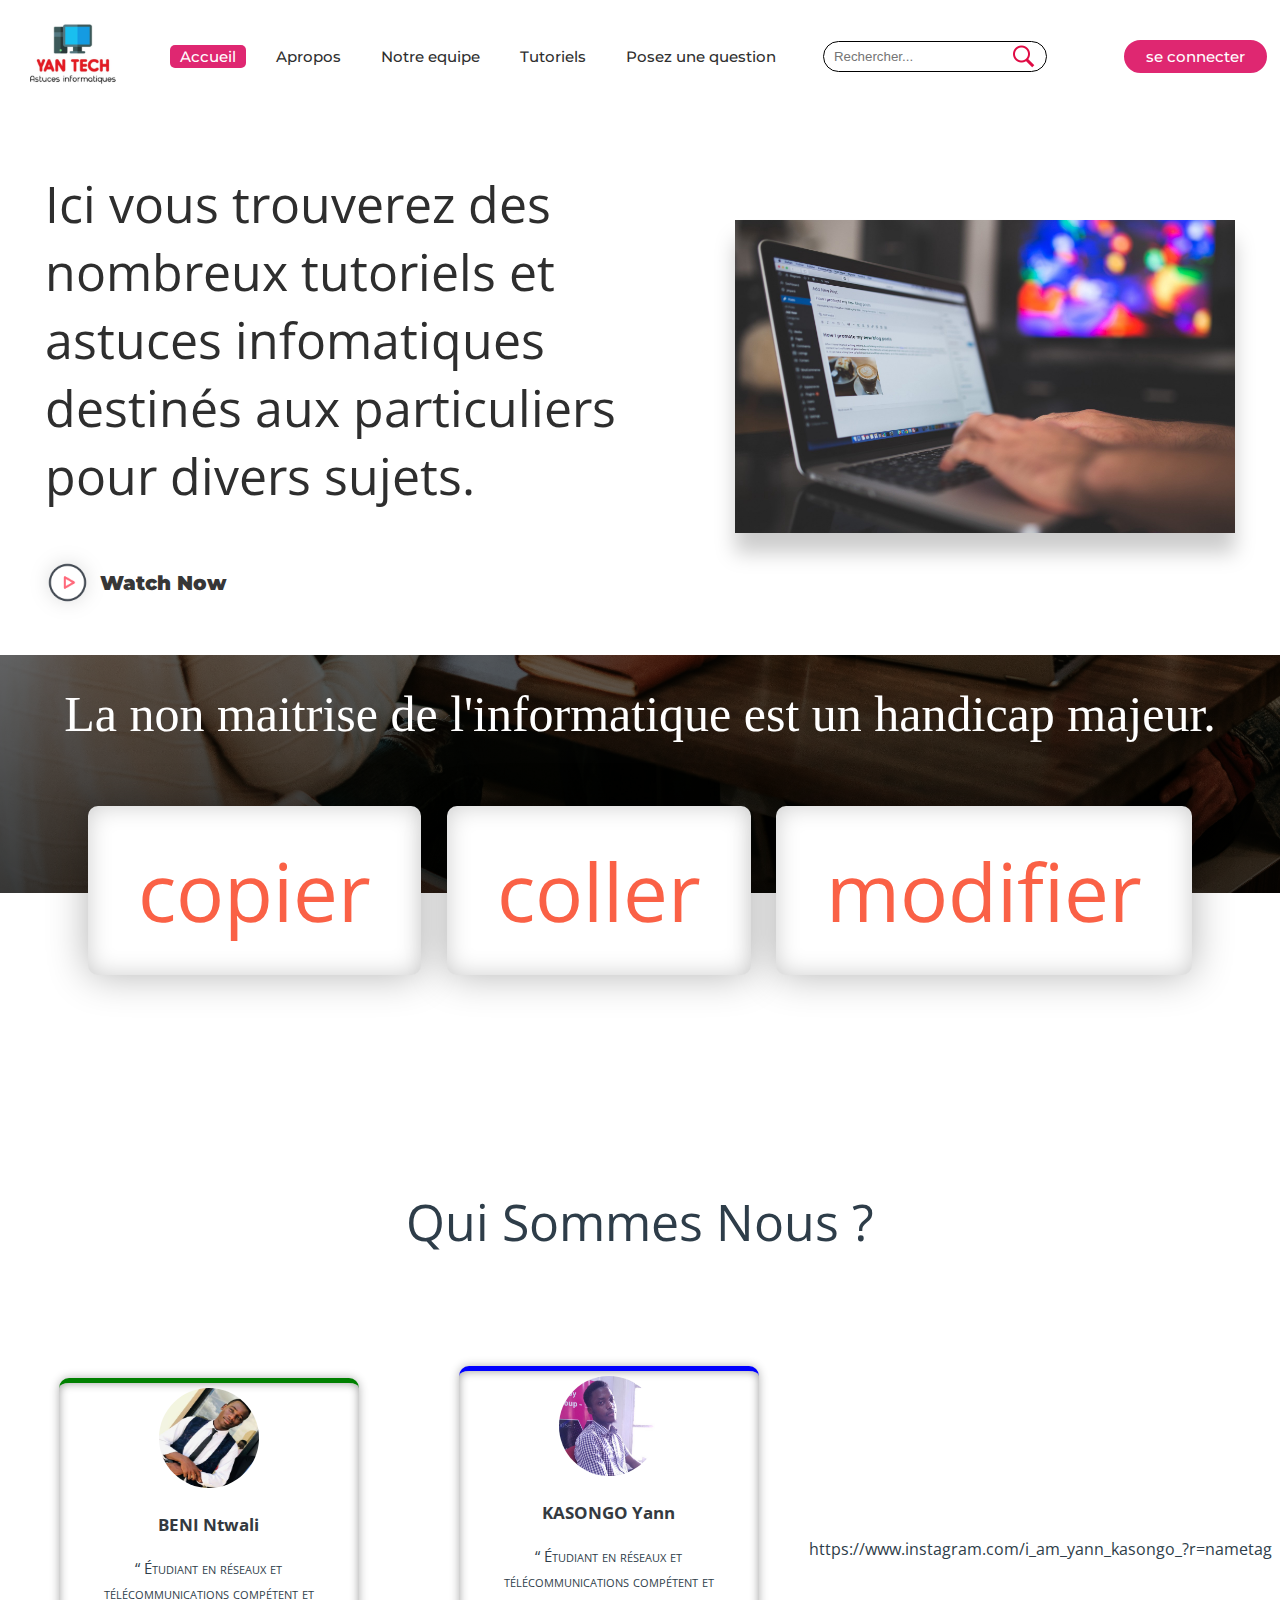
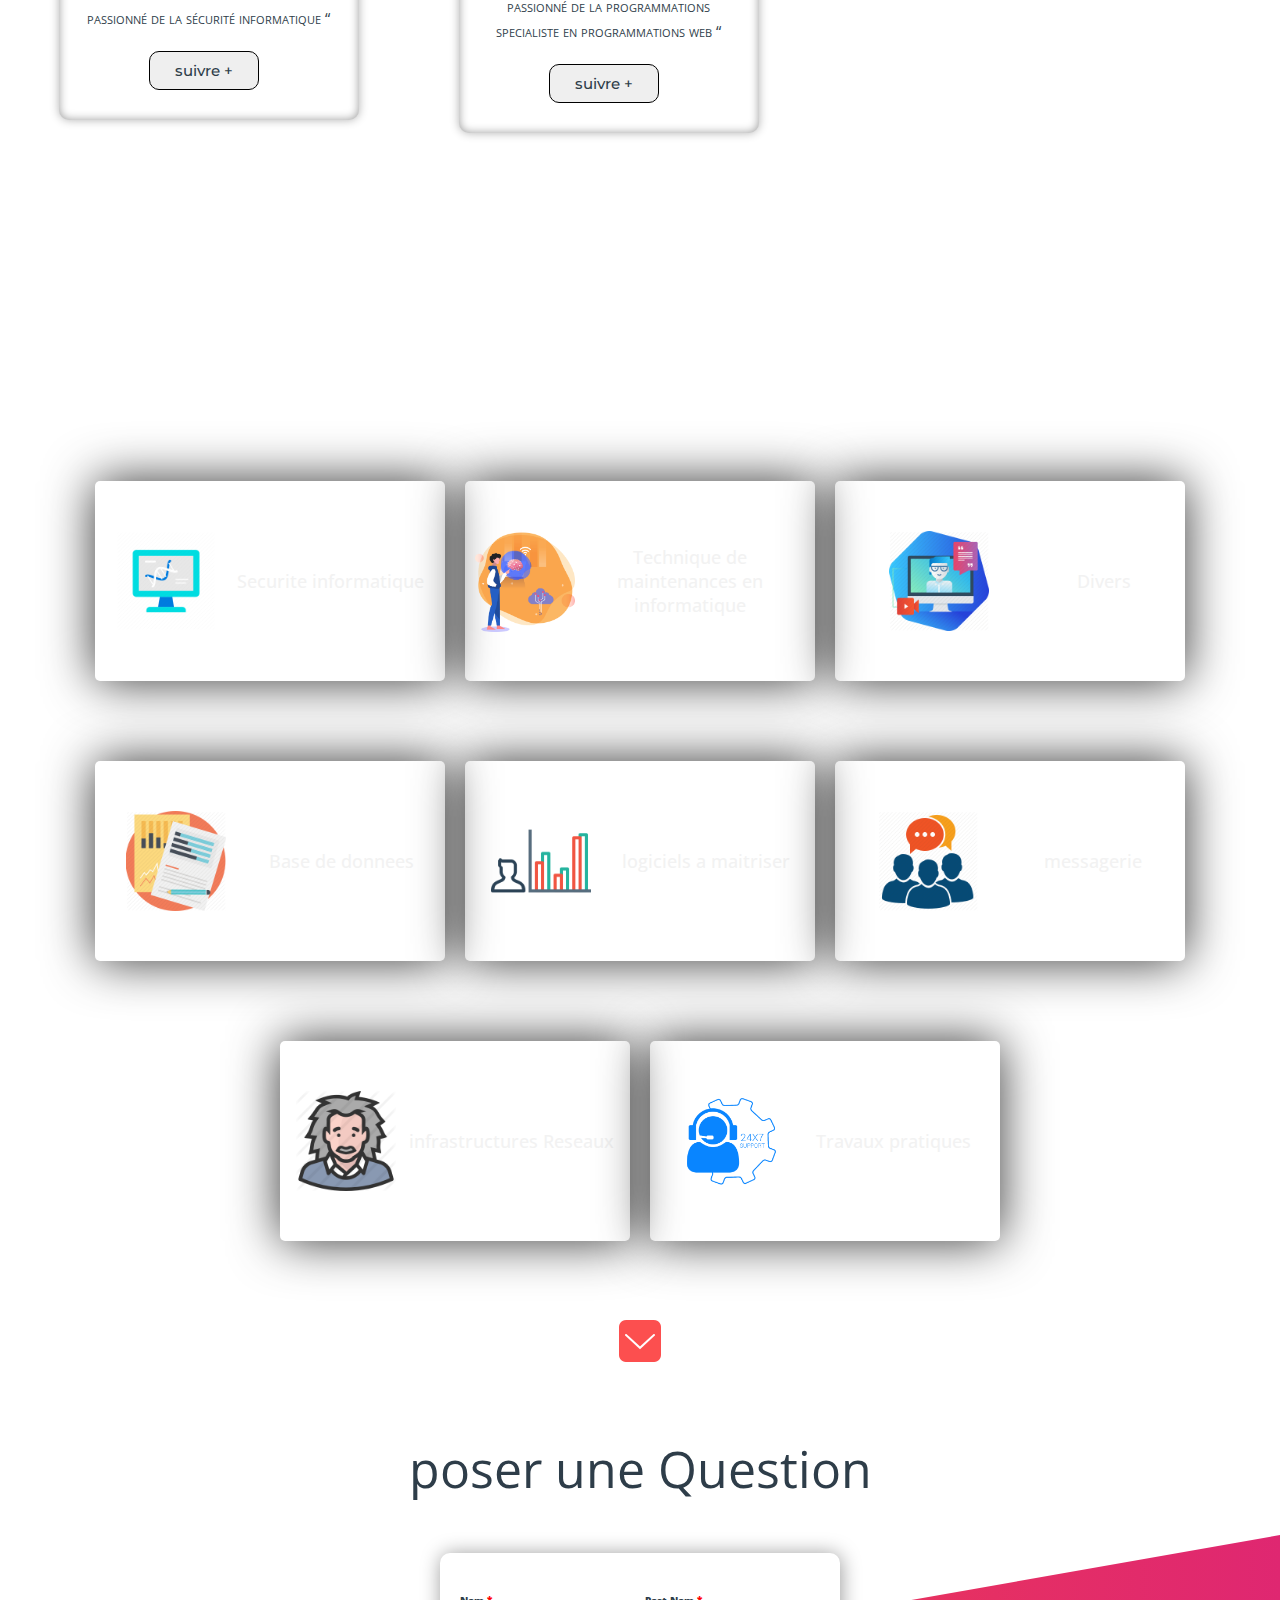
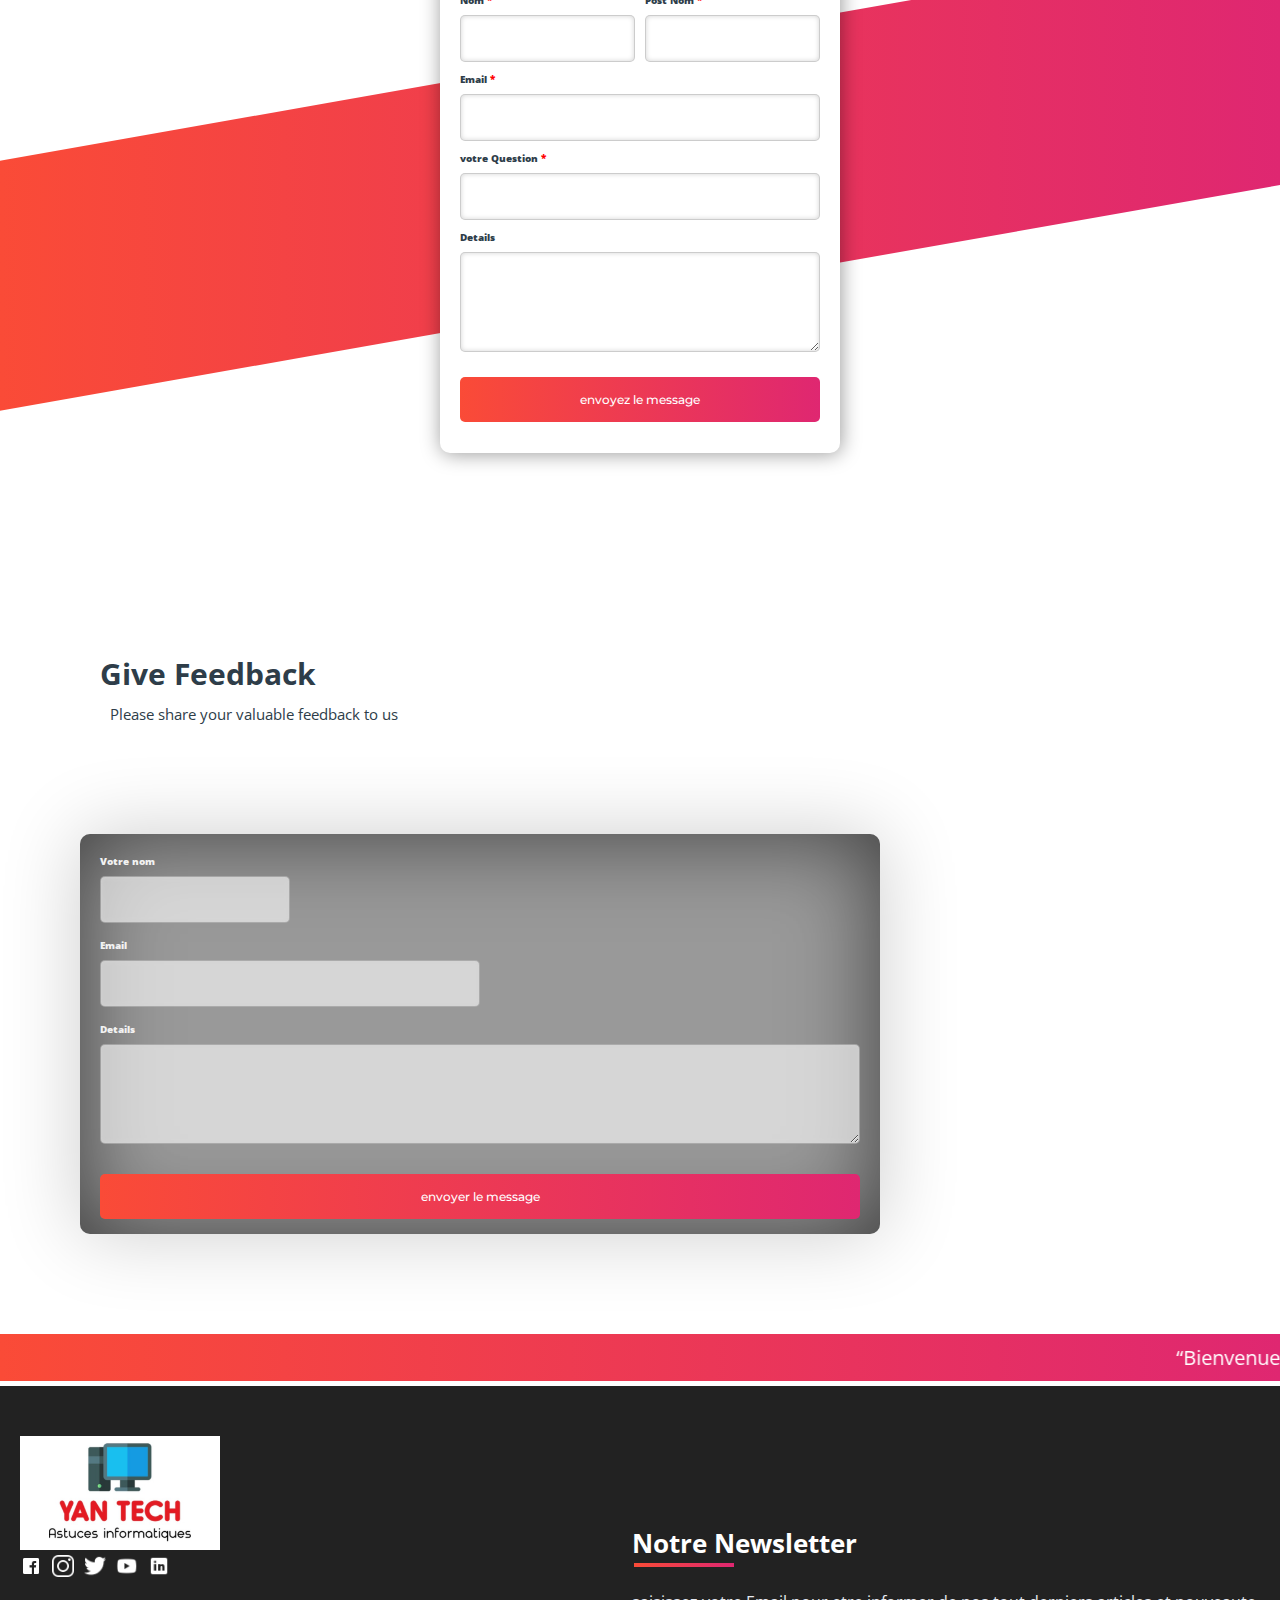
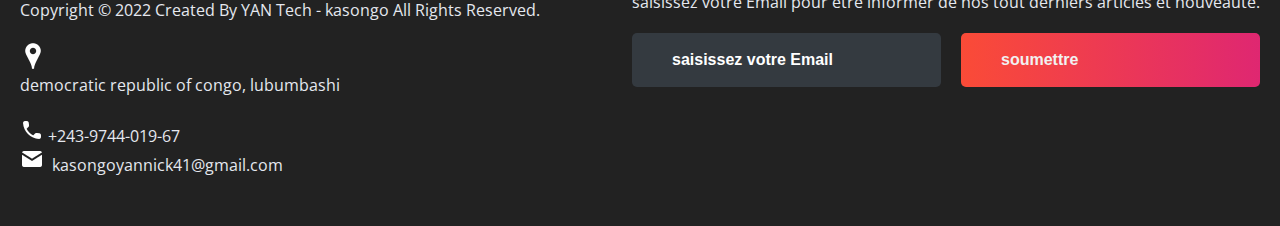
<file: index.html>
<!DOCTYPE html>
<html>
<head>
	<link rel="shortcut icon" type="png" href="images/icon/favicon.png">
	<meta charset="utf-8">
	<meta http-equiv="X-UA-Comaptible" content="IE=edge">
	<title>YAN TECH</title>
	<meta name="desciption" content="">
	<meta name="viewport" content="width=device-width, initial-scale=1">
	<link rel="stylesheet" type="text/css" href="style.css">
	<script type="text/javascript" src="script.js"></script>
	<script src="https://code.jquery.com/jquery-3.2.1.js"></script>
	<script>
		$(window).on('scroll', function(){
  			if($(window).scrollTop()){
  			  $('nav').addClass('black');
 			 }else {
 		   $('nav').removeClass('black');
 		 }
		})
	</script>
</head>
<body>
<!-- Navigation Bar -->
	<header id="header">
		<nav>
			<div class="logo"><img src="images/icon/logo.png" alt="logo"></div>
			<ul>
				<li><a class="active" href="">Accueil</a></li>
				<li><a href="#about_section">Apropos</a></li>
				<li><a href="#team_section">Notre equipe</a></li>
				<li><a href="#services_section">Tutoriels</a></li>
				<li><a href="#contactus_section">Posez une question</a></li>
			</ul>
			<div class="srch"><input type="text" class="search" placeholder="Rechercher..."><img src="images/icon/search.png" alt="search" onclick=slide()></div>
			<a class="get-started" href="login.html">se connecter</a>
			<img src="images/icon/menu.png" class="menu" onclick="sideMenu(0)" alt="menu">
		</nav>
		<div class="head-container">
			<div class="quote">
				<p> Ici vous trouverez des nombreux tutoriels et astuces infomatiques  destinés aux particuliers pour divers sujets.</p>
				<h5></h5>
				<div class="play">
					<img src="images/icon/play.png" alt="play"><span><a href="https://www.youtube.com/watch?v=KFyrgDO1WXk" target="_blank">Watch Now</a></span>
				</div>
			</div>
			<div class="svg-image">
				<img src="images/extra/svg1.png" alt="svg">
			</div>
		</div>
		<div class="side-menu" id="side-menu">
			<div class="close" onclick="sideMenu(1)"><img src="images/icon/close.png" alt=""></div>
			<div class="user">
				<img src="images/creator/img2.jpg" alt="Username">
				<p>YAN TECH</p>
			</div>
			<ul>
				<li><a href="#about_section">Apropos</a></li>
				
				<li><a href="#team_section">Team</a></li>
				<li><a href="#services_section">Services</a></li>
				<li><a href="#contactus_section">Contact</a></li>
				<li><a href="#feedBACK">Feedback</a></li>
			</ul>
		</div>
	</header>


	

		</div>
	</div>



		</div>
	</div>
	<div class="extra">
		<p> La non maitrise de l'informatique est un handicap majeur.</p>
		<div class="smbox">
		<span><center><div class="data">copier</div><div class="det"></div></center></span>
		<span><center><div class="data">coller</div><div class="det"></div></center></span>
		<span><center><div class="data">modifier</div><div class="det"></div></center></span>
		</div>
	</div>


<!-- TEAM -->
	<div class="diffSection" id="team_section">
		<center><p style="font-size: 50px; padding-top: 100px; padding-bottom: 60px;">Qui Sommes Nous ?</p></center>
		<div class="totalcard">
			<div class="card">
				<center><img src="images/creator/img1.jpg"></center>
				<center><div class="card-title">BENI Ntwali </div>
				<div id="detail">
					<p>“ Étudiant en  réseaux et télécommunications compétent et passionné de la sécurité informatique “</p>
					<div class="duty"></div>
					<a href="https://www.youtube.com/channel/UCn1qNvXfy3pFQ411vKaDirA" target="_blank"><button class="btn-susan">suivre +</button></a>
				</div>
				</center>
			</div>
			<div class="card">
				<center><img src="images/creator/img2.jpg"></center>
				<center><div class="card-title">KASONGO Yann</div>
				<div id="detail">
					<p>“ Étudiant en  réseaux et télécommunications compétent et passionné de la programmations specialiste en programmations web “</p>
					<div class="duty"></div>
					<a href="https://" target="_blank"><button class="btn-codicgyan">suivre +</button></a>
				</div>
				</center>
			</div>https://www.instagram.com/i_am_yann_kasongo_?r=nametag
		</div>
	</div>


<!-- SERVICES -->
	<div class="service-swipe">
		<div class="diffSection" id="services_section">
		<center><p style="font-size: 50px; padding: 100px; padding-bottom: 40px; color: #fff;">Services</p></center>
		</div>
		<a href="sécurité informatique.html"><div class="s-card"><img src="images/icon/computer-courses.png"><p>Securite informatique</p></div></a>
		<a href="Technique de maintenances en informatique.html"><div class="s-card"><img src="images/icon/brainbooster.png"><p>Technique de maintenances en informatique</p></div></a>
		<a href=Divers.html><div class="s-card"><img src="images/icon/online-tutorials.png"><p>Divers</p></div></a>
		<a href="subjects/jee.html#sample_papers"><div class="s-card"><img src="images/icon/papers.jpg"><p>Base de donnees</p></div></a>
		<a href="#"><div class="s-card"><img src="images/icon/p3.png"><p>logiciels a maitriser</p></div></a>
		<a href="#contactus_section"><div class="s-card"><img src="images/icon/discussion.png"><p>messagerie</p></div></a>
		<a href="subjects/quiz.html"><div class="s-card"><img src="images/icon/q1.png"><p>infrastructures Reseaux</p></div></a>
		<a href="#contactus_section"><div class="s-card"><img src="images/icon/help.png"><p>Travaux pratiques</p></div></a>
	</div>

<!-- Reviews by Students -->
<div id="makeitfull">
	<a href="#review_section"><img src="images/icon/makeitfull.png"></a>
</div>
<div class="review">
	<div class="diffSection" id="review_section">
		
			</div>
		</div>
	</div>
</div>

<!-- Poser une Question -->
	<div class="diffSection" id="contactus_section">
		<center><p style="font-size: 50px; padding: 100px">poser une Question</p></center>
		<div class="csec"></div>
		<div class="back-contact">
			<div class="cc">
			<form action="mailto:roshank9419@gmail.com" method="post" enctype="text/plain">
				<label>Nom  <span class="imp">*</span></label><label style="margin-left: 185px">Post Nom <span class="imp">*</span></label><br>
				<center>
				<input type="text" name="" style="margin-right: 10px; width: 175px" required="required"><input type="text" name="lname" style="width: 175px" required="required"><br>
				</center>
				<label>Email <span class="imp">*</span></label><br>
				<input type="email" name="mail" style="width: 100%" required="required"><br>
				<label>votre Question <span class="imp">*</span></label><br>
				<input type="text" name="message" style="width: 100%" required="required"><br>
				<label> Details</label><br>
				<textarea name="addtional"></textarea><br>
				<button type="submit" id="csubmit">envoyez le message</button>
			</form>
			</div>
		</div>
	</div>


<!-- FEEDBACK -->
	<div class="title2" id="feedBACK">
		<span>Give Feedback</span>
		<div class="shortdesc2">
			<p>Please share your valuable feedback to us</p>
		</div>
	</div>

	<div class="feedbox">
		<div class="feed">
			<form action="mailto:roshank9419@gmail.com" method="post" enctype="text/plain">
				<label> Votre nom</label><br>
				<input type="text" name="" class="fname" required="required"><br>
				<label>Email</label><br>
				<input type="email" name="mail" required="required"><br>
				<label> Details</label><br>
				<textarea name="addtional"></textarea><br>
				<button type="submit" id="csubmit">envoyer le message</button>
			</form>
		</div>
	</div>

<!-- Sliding Information -->
	<marquee style="background: linear-gradient(to right, #FA4B37, #DF2771); margin-top: 50px;" direction="left" onmouseover="this.stop()" onmouseout="this.start()" 
	scrollamount="10"><div class="marqu">“Bienvenue a tous sur YAN TECH.COM ces ci est une plate forme d'apprensissage des technique et astuces informatique le site est encore en version Beta nous vous demandons de donner votre avis sur le fonctionnement et amelioration qu'on peut apporte au site , Merci pour votre colaboration.”</div></marquee>

<!-- FOOTER -->
	<footer>
		<div class="footer-container">
			<div class="left-col">
				<img src="images/icon/logo - Copy.png" style="width: 200px;">
				<div class="logo"></div>
				<div class="social-media">
					<a href="#"><img src="images/icon\fb.png"></a>
					<a href="#"><img src="images/icon\insta.png"></a>
					<a href="#"><img src="images/icon\tt.png"></a>
					<a href="#"><img src="images/icon\ytube.png"></a>
					<a href="#"><img src="images/icon\linkedin.png"></a>
				</div><br><br>
				<p class="rights-text">Copyright © 2022 Created By YAN Tech - kasongo All Rights Reserved.</p>
				<br><p><img src="images/icon/location.png"> <br>democratic republic of congo, lubumbashi</p><br>
				<p><img src="images/icon/phone.png"> +243-9744-019-67<br><img src="images/icon/mail.png">&nbsp; kasongoyannick41@gmail.com</p>
			</div>
			<div class="right-col">
				<h1 style="color: #fff">Notre Newsletter</h1>
				<div class="border"></div><br>
				<p>saisissez votre Email pour etre informer de nos tout derniers articles et nouveaute.</p>
				<form class="newsletter-form">
					<input class="txtb" type="email" placeholder="saisissez votre Email">
					<input class="btn" type="soumettre" value="soumettre">
				</form>
			</div>
		</div>
	</footer>

</body>
</html>
</file>
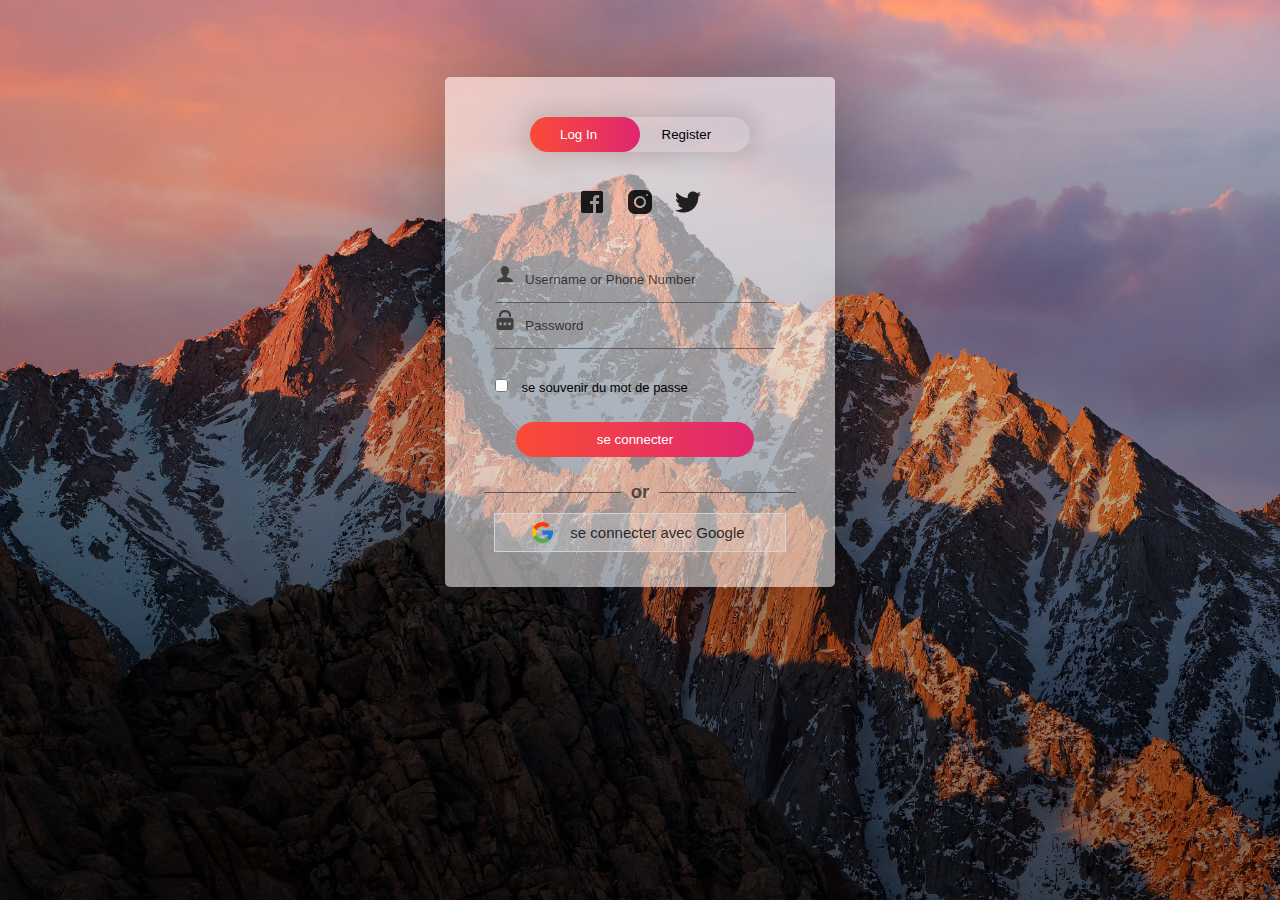
<file: login.html>
<!DOCTYPE html>
<html>
<head>
	<link rel="shortcut icon" type="png" href="images/icon/favicon.png">
	<title>Login SignUp</title>
	<link rel="stylesheet" type="text/css" href="loginStyle.css">
	<script src="https://ajax.googleapis.com/ajax/libs/jquery/3.4.1/jquery.min.js"></script>

  <!-- It will redirect to the Home Page after submitting the form -->
  <script>
  $(document).ready(function(){
    $("form").submit(function(){
      alert("Great Job !");
    });
  });
  </script>
</head>
<body>
		<div class="form-box">
			<div class="button-box">
				<div id="btn"></div>
				<button type="button" class="toggle-btn" id="log" onclick="login()" style="color: #fff;">Log In</button>
				<button type="button" class="toggle-btn" id="reg" onclick="register()">Register</button>
			</div>
			<div class="social-icons">
				<img src="images/icon/fb2.png">
				<img src="images/icon/insta2.png">
				<img src="images/icon/tt2.png">
			</div>
			
			<!-- Login Form -->
			<form id="login" class="input-group" action="index.html">
				<div class="inp">
					<img src="images/icon/user.png"><input type="text" id="email" class="input-field" placeholder="Username or Phone Number" style="width: 88%; border:none;" required="required">
				</div>
				<div class="inp">
					<img src="images/icon/password.png"><input type="password" id="password" class="input-field" placeholder="Password" style="width: 88%; border: none;" required="required">
				</div>
				<input type="checkbox" class="check-box"> se souvenir du mot de passe
				<button type="submit" class="submit-btn">se connecter</button>
			</form>


			<div class="other" id="other">
				<div class="instead">
					<h3>or</h3>
				</div>
				<button class="connect" onclick="google()">
					<img src="images/icon/google.png"><span>se connecter avec Google</span>
				</button>
			</div>
			
			<!-- Registration Form -->
			<form id="register" class="input-group">
				<input type="text" class="input-field" placeholder="Full Name" required="required">
				<input type="email" class="input-field" placeholder="Email Address" required="required">
				<input type="password" class="input-field" placeholder="Create Password" name="psame" required="required">
				<input type="password" class="input-field" placeholder="Confirm Password" name="psame" required="required">
				<input type="checkbox" class="check-box" id="chkAgree" onclick="goFurther()">I agree to the Terms & Conditions
				<button type="submit" id="btnSubmit" class="submit-btn reg-btn">cree un compte</button>
			</form>
		</div>
		<script type="text/javascript" src="script.js"></script>
</body>
</html>
</file>
<file: style.css>
@import url('https://fonts.googleapis.com/css?family=Montserrat:500&display=swap');
@import url('https://fonts.googleapis.com/css?family=Dancing+Script&display=swap');
@import url('https://fonts.googleapis.com/css?family=Open+Sans&display=swap');

* {
	box-sizing: border-box;
	margin: 0;
	padding: 0;
}

html {
	scroll-behavior: smooth;
}
body {
	background: #FFF;
	font-family: 'Open Sans', sans-serif;
}


.black {
	box-shadow: 0 2px 10px rgba(0, 0, 0, 0.5);
}
nav {
	padding-top: 20px;
	padding-bottom: 20px;
	top: 0;
	position: fixed;
	display: flex;
	width: 100%;
	z-index: 1000;
	background: #fff;
	justify-content: space-around;
	transition: 1.5s;
	align-items: center;
}
nav ul {
	display: flex;
	align-items: center;
}
nav ul li {
	list-style: none;
	margin: 5px 10px;
}
nav ul li a {
	padding: 2px 10px;
	color: #2e2e2e;
	cursor: pointer;
	transition: .5s;
	text-decoration: none;
}
nav ul li a:hover {
	color: #fff;
	border-radius: 5px;
	background: #DF2771;
}
.active {
	color: #fff;
	border-radius: 5px;
	background: #DF2771;
}
.srch {
	padding: 2px 10px;
	display: flex;
	/* align-items: center; */
	justify-content: center;
	/* background: #0066ff; */
	border: 1px solid;
	border-radius: 20px;
}
.srch img {
	width: 25px;
	cursor: pointer;
}
.srch .search {
	/* padding: 2px 10px; */
	outline: none;
	border: none;
	background: transparent;
}

.get-started {
	margin-left: 50px;
	padding: 5px 20px;
	border: 2px solid #DF2771;
	border-radius: 20px;
	text-decoration: none;
	
	transition: .5s;
	background-color: #DF2771;
	color: #fff;
}
.get-started:hover {
	color: #2e2e2e;
	background: #fff;
}
.logo img{
	width: 120px;
	cursor: pointer;
	transition: all 1s;
}

a, button {
	float: left;
	font-family: "Montserrat", sans-serif;
	font-weight: 500;
	font-size: 15px;
	color: #2E3D49;
	display: block;
	text-decoration: none;
	text-align: center;
}
.head-container {
	margin-top: 220px;
	display: flex;
	flex-wrap: wrap;
	/* align-items: center; */
	justify-content: space-around;
}
.quote {
	width: 600px;
	transform: translateY(-50px);
}
.quote h5 {
	margin-top: 30px;
	color: #0009;
	line-height: 20px;
}
.quote p {
	font-size: 50px;
	color: #2e2e2e;
}
.quote .play {
	margin-top: 50px;
	display: flex;
	/* justify-content: center; */
	align-items: center;
}
.quote .play img {
	width: 45px;
	cursor: pointer;
	filter: drop-shadow(0 0 10px #0002);
}
.quote .play span a{
	margin-left: 10px;
	font-size: 20px;
	font-weight: 900;
	color: rgba(0, 0, 0, 0.8);
	cursor: pointer;
}
.svg-image img{
	width: 500px;
	filter: drop-shadow(0 20px 10px rgba(0,0,0,0.2));
}

/* SIDE MENU */
.menu {
	cursor: pointer;
	width: 25px;
	display: none;
}
.side-menu {
	width: 100%;
	height: 100%;
	background: rgba(182, 33, 90, 0.993);
	position: absolute;
	top: 0;
	transition: .8s;
	z-index: 2000;
	transform: translateX(-100%);
}
.side-menu ul {
	margin-top: 35%;
	display: flex;
	flex-direction: column;
	justify-content: center;
	/* background: #FA4B37; */
}
.side-menu ul li {
	list-style: none;
	/* background: #009900; */
	display: flex;
	justify-content: center;
	align-items: center;
	/* border-bottom: 1px solid #fff; */
	/* padding: 10px 0px; */
}
.side-menu ul li:hover a{
	background: #fff;
	color: #DF2771;
}
.side-menu ul li a{
	color: #FFF;
	width: 100%;
	font-size: 1em;
	/* background: #2E3D49; */
	text-decoration: none;
	padding: 15px 0px;
}
.close img{
	float: right;
	width: 35px;
	cursor: pointer;
	margin: 10px;
}
.user {
	display: flex;
	justify-content: center;
	align-items: center;
	margin-top: 10%;
}
.user img {
	width: 60px;
	border-radius: 50%;
	border: 2px solid #fff;
	filter: drop-shadow(0 10px 20px #0004);
	margin-right: 30px;
	cursor: pointer;
}
.user p {
	color: #fff;
	cursor: pointer;
}
.user img, .user p {
	opacity: 1;
}
/*Common things in all sections*/
#about_section, #portfolio_section, #team_section, #services_section, #contactus_section {
	font-family: 'Open Sans', sans-serif;
	color: #2E3D49;
	position: relative;
}
.diffSection {
	width: 100%;
	/*position: relative;*/
	justify-content: center;
	align-items: center;
}
.diffSection .content {
	margin: 10px;
	text-align: center;
	padding: 10px 100px;
	font-size: 1.1em;
}

/*PORTFOLIO*/
.extra {
	width: 100%;
}
.extra p {
	padding: 30px;
	padding-bottom: 150px;
	font-size: 50px;
	text-align: center;
	color: #fff;
	background-image: linear-gradient(rgba(0,0,0,0),rgba(0,0,0,0.7)),url("images/extra/b1.jpg");
	background-size: cover;
	background-attachment: fixed;
	font-family: cursive;
	z-index: -9;
}
.smbox {
	display: flex;
	flex-wrap: wrap;
	transform: translateY(-100px);
	justify-content: center;
}
.smbox span {
	margin: 1%;
	background: #fff;
	box-shadow: inset 0px 0px 25px rgba(0,0,0,0.2),
						0 0 40px rgba(0,0,0,0.3);
	border-radius: 10px;
	padding: 30px 50px;
	cursor: pointer;
}
.smbox span:hover {
	transform: scale(1.3);
	transition: .5s ease;
}
.smbox .data {
	font-size: 80px;
	color: #FA6146;	
}
.smbox .det {
	font-size: 20px;
	color: #272529;
	font-family: cursive;
}

/*Title*/
.title {
	 margin-top: 0px; 
	font-family: 'Open Sans', sans-serif;
	font-size: 30px;
	text-align: center;
	color: #2E3D49;
}

/*ABOUT*/
.about-content {
	width: 100%;
	position: relative;
	justify-content: center;
	flex-wrap: wrap;
	display: flex;
	align-items: center;
}
.about-content .side-text {
	width: 550px;
	padding: 50px 40px;
	background: #fff;
	box-shadow: 2px 0 100px rgba(0,0,0,0.3);
	border-radius: 5px;
	text-align: justify;
	line-height: 22px;
	opacity: 0;
	transform: translateX(-100px);
	transition: 1s ease-in-out;
}
.about-content .side-text-appear {
	opacity: 1;
	transform: translateX(0px);
}
.about-content .side-text h2 {
	padding: 10px;
}
.about-content .side-text p {
	padding: 10px;
}
.about-content .side-image img {
	width: 90%;
	border-radius: 5px;
}
.sideImage {
	transform: translateX(100px);
	opacity: 0;
	transition: .8s ease-in-out;
}
.sideImage-appear {
	opacity: 1;
	transform: translateX(0px);
}

/*POPULAR SUBJECTS*/
.cbox {
	position: relative;
	width: 100%;
	display: inline-flex;
	flex-wrap: wrap;
	justify-content: center;
}
.cbox .det {
	width: 250px;
	height: 80px;
	margin: 10px;
	background: #fff;
	cursor: pointer;
}
.cbox .det a{
	justify-content: space-around;
	width: 250px;
	padding: 28px;
	border-radius: 10px;
	border: 1px solid #FA4B37;
	font-size: 15px;
	color: #272529;
	font-family: cursive;
	text-decoration: none;
}
.cbox .det a:hover {
	background: linear-gradient(to right, #FA4B37, #DF2771);
	color: white;
}
.cbox .det a:hover img{
	filter: brightness(100);
}
.cbox img {
	width: 20px;
	margin-right: 20px;
}

/*TEAM SECTION*/
.totalcard {
	width: 100%;
	display: flex;
	flex-wrap: wrap;
	align-items: center;
	justify-content: center;
	margin-bottom: 50px;
}
.totalcard .card {
	margin: 50px;
	width: 300px;
	border-radius: 10px;
	background: #fff;
}
.totalcard .card{
	box-shadow: inset 0 0 10px rgba(0,0,0,0.4),
					0 0 10px rgba(0,0,0,0.3);
}
.card:nth-child(1){
	border-top: 5px solid green;
}
.card:nth-child(2){
	border-top: 5px solid blue;
}
.card:nth-child(1):hover {
	box-shadow: inset 0px 0px 10px rgba(0,255,0,0.5),
				1px 1px 30px rgba(0,255,0,0.5);
}
.card:nth-child(2):hover {
	box-shadow: inset 0px 0px 10px rgba(0,0,255,0.5),
				1px 1px 30px rgba(0,0,255,0.5);
}
.totalcard .card img {
	width: 100px;
	height: 100px;
	margin-top: 5px;
	cursor: pointer;
	border-radius: 50px;
	transition-duration: .8s;
}
.totalcard .card img:hover {
	transform: scale(3.5);
	border-radius: 0;
	box-shadow: 0 0 20px rgba(0,0,0,0.5);
}
#detail p{
	font-size: 15px;
	line-height: 25px;
	font-variant: small-caps;
	text-align: center;
	margin: 25px;
	margin-bottom: 0px;
	margin-top: 0px;
}
#detail button {
	outline: none;
	border-radius: 10px;
	border-style: none;
	border: 1px solid black;
	padding: 9px 25px;
	cursor: pointer;
	transition-duration: .4s;
}
#detail a {
	bottom: 80px;
	text-decoration: none;
	margin-bottom: 30px;
	margin-top: 20px;
	margin-left: 90px;
	align-self: center;
}
.btn-susan:hover {
	background: rgba(0,255,0,0.7);
	color: #fff;
}
.btn-codicgyan:hover {
	background: rgba(0,0,255,0.5);
	color: #fff;
}
.card-title {
	font-size: 17px;
	color: #343A40;
	padding: 20px;
	font-weight: 700;
}

/*Service Section*/
/*Service Section*/
.service-swipe {
	display: flex;
	flex-wrap: wrap;
	justify-content: center;
	align-items: center;
	background-image: linear-gradient(rgba(0,0,0,0),rgba(0,0,0,0.7)),url("images/extra/b3.jpg");
	background-size: cover;
	background-attachment: fixed;
}
.service-swipe .s-card img {
	width: 100px;
}
.service-swipe a {
	padding: 0;
	margin: 40px 10px;
}
.service-swipe .s-card {
	display: flex;
	justify-content: space-around;
	padding: 10px;
	align-items: center;
	text-align: center;
	width: 350px;
	height: 200px;
	box-shadow: inset 0 0 20px rgba(255,255,255,0.05),
					0 0 50px rgba(0,0,0,0.8);
	border-radius: 5px;
	cursor: pointer;
	transition-duration: .5s;
}
.service-swipe .s-card p {
	color: #f2f2f2;
	font-size: 1.2em;
	font-family: 'Open Sans',sans-serif;
}
.service-swipe .s-card:hover {
	box-shadow: 0 0 50px rgba(255,255,255,0.8);
	transform: translateY(-10px);
}

/*Contact Us Section*/
.csec {
	background: linear-gradient(to right, #FA4B37, #DF2771);
	background-attachment: fixed; 
	position: absolute;
	width: 100%;
	height: 250px;
	top: 200px;
	content: '';
	transform-origin: top right;
	transform: skewY(-10deg);
	z-index: -1;
}
.back-contact {
	margin-top: 0px;
	transform: translateY(-50px);
	display: flex;
	align-items: center;
	justify-content: space-around;
}
.cc {
	height: 400px;
	width: 400px;
	height: 500px;
	border-radius: 10px;
	justify-content: center;
	box-shadow: 1px 1px 20px rgba(0,0,0,0.4);
	background: #fff;
}
.cc form {
	margin: 5%;
	margin-top: 40px;
	width: 90%;
	height: 90%;
}
.cc form label {
	position: absolute;
	color: #2E3D49;
	font-size: 10px;
	font-weight: 800;
}
.cc form input {
	padding: 15px;
	margin-bottom: 10px;
	border-radius: 5px;
	box-shadow: inset 0 0 5px lightgray;
	border: 1px solid rgba(0,0,0,0.2);
	outline: none;
	color: #2E3D49;
	font-weight: 600;
}
.imp {
	color: red;
}
form textarea {
	width: 100%;
	height: 100px;
	box-shadow: inset 0 0 5px lightgray;
	border: 1px solid rgba(0,0,0,0.2);
	border-radius: 5px;
	outline: none;
	color: #2E3D49;
	font-weight: 600;
	padding: 15px;
}
#csubmit {
	margin-top: 20px; 
	background: linear-gradient(to right, #FA4B37, #DF2771);
	border-radius: 5px;
	border-style: none;
	outline: none;
	width: 100%;
	padding: 15px 25px;
	color: #fff;
	font-size: 12px;
	cursor: pointer;
}

/*REVIEW SECTION*/
#makeitfull {
	display: flex;
	justify-content: center;
	transform: translateY(35px);
}
#makeitfull img {
	width: 50px;
}
.review {
	background: #F8F8F8;
	width: 100%;
}
.rev-container {
	padding: 10px 10%;
	display: flex;
	flex-wrap: wrap;
	justify-content: space-around;
}
.rev-container .rev-card {
	/*overflow: hidden;*/
	width: 550px;
	height: 240px;
	margin-bottom: 40px;
	background: #fff;
	display: flex;
	padding: 10px;
	box-shadow: 2px 2px 20px rgba(0,0,0,0.2);
}
.rev-card:hover {
	box-shadow: 1px 1px 5px rgba(0,0,0,0.2);
}
.identity {
	display: flex;
	flex-wrap: wrap;
	justify-content: center;
	padding: 10px;
}
.identity img {
	width: 120px;
	height: 120px;
	transition-duration: .8s;
	border-radius: 50%;
}
.identity img:hover {
	transform: scale(2.2);
	border-radius: 0px;
	box-shadow: 0 0 20px rgba(0,0,0,0.3);
}
.identity p {
	width: 150px;
	font-weight: bold;
	color: #2E3D49;
	text-align: center;
}
.identity h6 {
	width: 150px;
	text-align: center;
}
.identity .rating img {
	width: 12px;
	height: 12px;
	margin-right: 5px;
}
.rev-cont {
	overflow: hidden;
}
.rev-cont #title {
	padding: 10px;
	color: #2E3D49;
	font-weight: bold;
}
.rev-cont #content {
	padding: 10px;
	font-size: .9em;
	color: #2E3D49;
	line-height: 22px;
	text-align: justify;
}


/*FEEDBACK*/
.title2 {
	position: relative;
	margin-top: 150px;
	margin-left: 100px;
}
.title2 span{
	font-weight: 700;
	font-family: 'Open Sans', sans-serif;
	font-size: 30px;
	color: #2E3D49;
}
.title2 .shortdesc2 {
	padding: 10px;
	font-family: 'Open Sans', sans-serif;
	font-size: 15px;
	color: #2E3D49;
	margin-bottom: 10px;
}
.feedbox {
	margin-top: 50px;
	width: 100%;
	display: flex;
	background-image: linear-gradient(rgba(0,0,0,0),rgba(0,0,0,0.7)),url("images/extra/b4.jpg");
	background-size: cover;
	padding: 50px 80px;
	background-attachment: fixed;
}
.feed {
	width: 800px;
	height: 400px;
	position: relative;
	border-radius: 10px;
	justify-content: center;
	box-shadow: inset 0 0 90px rgba(0,0,0,0.6),
					0 0 80px rgba(0,0,0,0.2);
	background: rgba(0,0,0,0.4);
}
.feed form {
	width: 100%;
	height: 100%;
	padding: 20px;
}

.feed form label {
	position: absolute;
	color: #f2f2f2;
	font-size: 10px;
	font-weight: 800;
}
.feed form input, .feed textarea {
	padding: 15px;
	border-radius: 5px;
	box-shadow: inset 0 0 5px lightgray;
	border: 1px solid rgba(0,0,0,0.2);
	outline: none;
	color: #2E3D49;
	background: #fff9;
	font-weight: 600;
}
.feed form input {
	margin-bottom: 15px;
	width: 50%;
}
.feed form .fname {
	width: 25%;
}
.feed form textarea {
	width: 100%;
	height: 100px;
}
.feed #csubmit {
	margin-top: 25px; 
	background: linear-gradient(to right, #FA4B37, #DF2771);
	border-radius: 5px;
	border-style: none;
	outline: none;
	width: 100%;
	padding: 15px 25px;
	color: #fff;
	font-size: 12px;
	cursor: pointer;
}

/*SCROLLING TEXT*/
.marqu {
	text-align: center;
	justify-content: center;
	color: #fff;
	font-size: 20px;
	padding: 10px;
}

/*FOOTER*/
footer {
	color: #E5E8EF;
	background: #000D;
	padding: 50px 0; 
}
footer .footer-container {
	max-width: 1300px;
	margin: auto;
	padding: 0 20px;
	display: flex;
	justify-content: space-between;
	align-items: center;
	flex-wrap: wrap-reverse;
}
footer .social-media img{
	width: 22px;
}
footer .logo {
	width: 180px;
	color: #fff;
}
footer .social-media a{
	margin-right: 10px;
	font-size: 22px;
	text-decoration: none;
}
footer .right-col h1{
	font-size: 26px;
}
footer .border{
	width: 100px;
	height: 4px;
	background: linear-gradient(to right, #FA4B37, #DF2771);
	margin: 2px;
}
footer .newsletter-form {
	display: flex;
	justify-content: center;
	align-items: center;
	flex-wrap: wrap;
}
footer input::placeholder {
  color: white !important;
}
footer .txtb {
	flex: 1;
	padding: 18px 40px;
	font-size: 16px;
	background: #343A40;
	border: none;
	font-weight: 700;
	outline: none;
	border-radius: 5px;
	min-width: 260px;
	margin-top: 20px;
	color: white;
}
footer .btn {
	margin-top: 20px;
	padding: 18px 40px;
	font-size: 16px;
	color: #f1f1f1;
	background: linear-gradient(to right, #FA4B37, #DF2771);
	border: none;
	font-weight: 700;
	outline: none;
	border-radius: 5px;
	margin-left: 20px;
	cursor: pointer;
	transition: opacity .3s linear;	
}
footer .btn:hover {
	opacity: .7;
}

/*PROPERTIES FOR MAKING WEBSITE RESPONSIVE*/
@media screen and (max-width: 960px) {
	.footer-container {
		max-width: 600px;
	}
	.right-col {
		width: 100%;
		margin-bottom: 60px;
	}
	.left-col {
		width: 100%;
		text-align: center;
	}
	.social-media {
		display: flex;
		justify-content: center;
	}
	.logo {
		transition: 1s;
		margin-left: 30%;
	}
	nav ul, .srch, .get-started{
		display: none;
	}
	.menu {
		display: block;
	}
	nav {
		padding-bottom: 20px;
		border-bottom: 1px solid #0005;
		/* position: fixed; */
		/* top: 0; */
	}
	.quote p, .quote h5, .play {
		justify-content: center;
		text-align: center;
	}
	.quote p {
		font-size: 30px;
	}
	.service-container .right-side img {
		width: 90%;
	}
	.title {
		margin-top: 0px;
	}
	
}
@media screen and (max-width: 700px) {
	footer .btn{
		margin: 0;
		width: 100%;
		margin-top: 20px;
	}
	.svg-image img {
		width: 90%;
		margin: 20px;
		/* align-self: center; */
	}
}

@media screen and (max-width: 1000px) {	
	.feedbox form input, .feedbox form .fname{
		width: 100%;
	}
}
</file>
<file: loginStyle.css>
* {
	margin: 0;
	padding: 0;
	font-family: sans-serif;
}

body {
	background-image: linear-gradient(rgba(0,0,0,0),rgba(0,0,0,0.5)),url("images/extra/backwallpaper.jpg");
	background-size: cover;
	background-attachment: fixed;
	display: flex;
	justify-content: center;
}
.logo {
	display: flex;
	justify-content: center;
}
.logo img {
	width: 100px;
}
.form-box
{
	width: 380px;
	height: 500px;
	position: relative;
	margin: 6% auto;
	background: #fff8;
	padding: 5px;
	border-radius: 5px;
	overflow: hidden;
	box-shadow: 0px 0px 100px rgba(0,0,0,0.4);
}

.button-box
{
	width: 220px;
	margin: 35px auto;
	position: relative;
	box-shadow: 0 0 20px 9px rgba(0,0,0,.1);
	border-radius: 30px;
}

.toggle-btn
{
	padding: 10px 30px;
	cursor: pointer;
	background: transparent;
	position: relative;
	border: 0;
	outline: none;
}

#btn
{
	top: 0;
	left: 0;
	position: absolute;
	width: 110px;
	height: 100%;
	background: linear-gradient(to right, #FA4B37, #DF2771);
	border-radius: 30px;
	transition: 0.5s;
}
.social-icons
{
	margin: 30px auto;
	text-align: center;
}
.social-icons img
{
	width: 30px;
	margin: 0 7px;
	cursor: pointer;
	opacity: 0.85;
}

.input-group
{
	top: 180px;
	position: absolute;
	width: 280px;
	transition: .5s;
	font-size: 13px;
	color: #010101;
}
.inp {
	border-bottom: 1px solid rgba(0,0,0,0.4);
	justify-content: center;
}
.inp img{
	width: 20px;
	padding-right: 10px;
}
.input-field
{
	width: 100%;
	padding: 10px 0;
	margin: 5px 0;
	border-left: 0;
	border-right: 0;
	border-top: 0;
	border-bottom: 1px solid rgba(0,0,0,0.4);
	outline: none;
	background: transparent;
	color: rgba(0,0,0);
}
::placeholder { /* Chrome, Firefox, Opera, Safari 10.1+ */
	color: rgba(0,0,0,0.7);
	/*opacity: 1;  Firefox */
}
#register .input-field {
	color: rgba(0,0,0,0.8);
}
.submit-btn
{
	width: 85%;
	padding: 10px 30px;
	cursor: pointer;
	display: block;
	margin: auto;
	background: linear-gradient(to right, #FA4B37, #DF2771);
	color: #fff;
	border: 0;
	outline: none;
	border-radius: 30px;
}

.reg-btn {
	background: lightgray;
}
.check-box
{
	cursor: pointer;
	margin: 30px 10px 30px 0;
}

.instead {
	margin-top: 10px;
}
.instead h3 {
    overflow: hidden;
    text-align: center;
    color: rgba(0,0,0,0.6);
}
.instead h3:before,
.instead h3:after {
    background-color: rgba(0,0,0,0.5);
    content: "";
    display: inline-block;
    height: 1px;
    position: relative;
    vertical-align: middle;
    width: 50%;
}
.instead h3:before {
    right: 0.5em;
    margin-left: -50%;
}
.instead h3:after {
    left: 0.5em;
    margin-right: -50%;
}
span
{
	color: rgba(0,0,0,0.8);
	font-size: 12px;
}

#login
{
	left: 50px;
}
#register
{
	left: 450px;
}

.other {
	display: grid;
	justify-content: center;
	margin-top: 250px;
}

.connect {
	display: flex;
	margin: 10px;
	padding: 0px 30px;
	align-items: center;
	text-align: center;
	justify-content: center;
	border: 1px solid lightgray;
	cursor: pointer;
	outline: none;
	/*border-radius: 10px;*/
	background: #fff3;
}
.connect:hover {
	background: #fff8;
}
.connect img {
	padding: 5px;
	width: 25px;
}
.connect span {
	padding: 10px;
	font-size: 15px;
}
</file>
